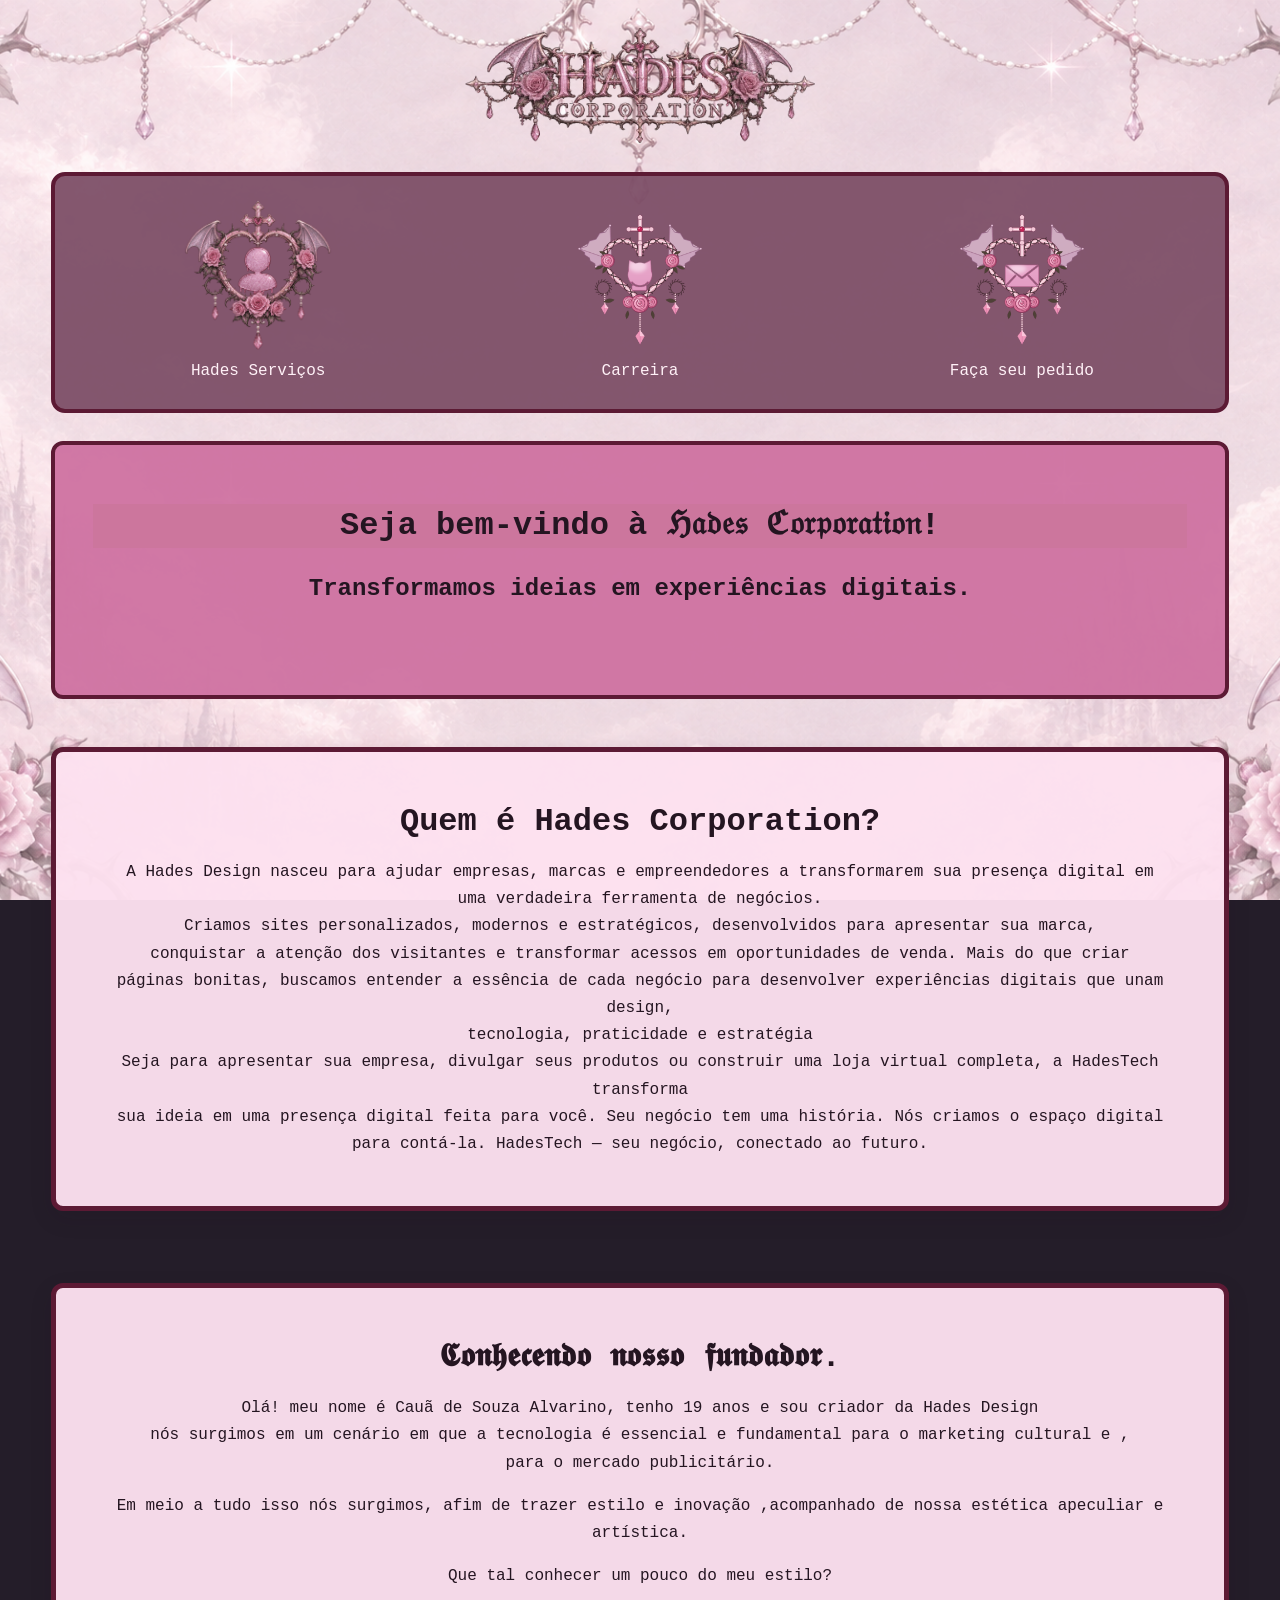
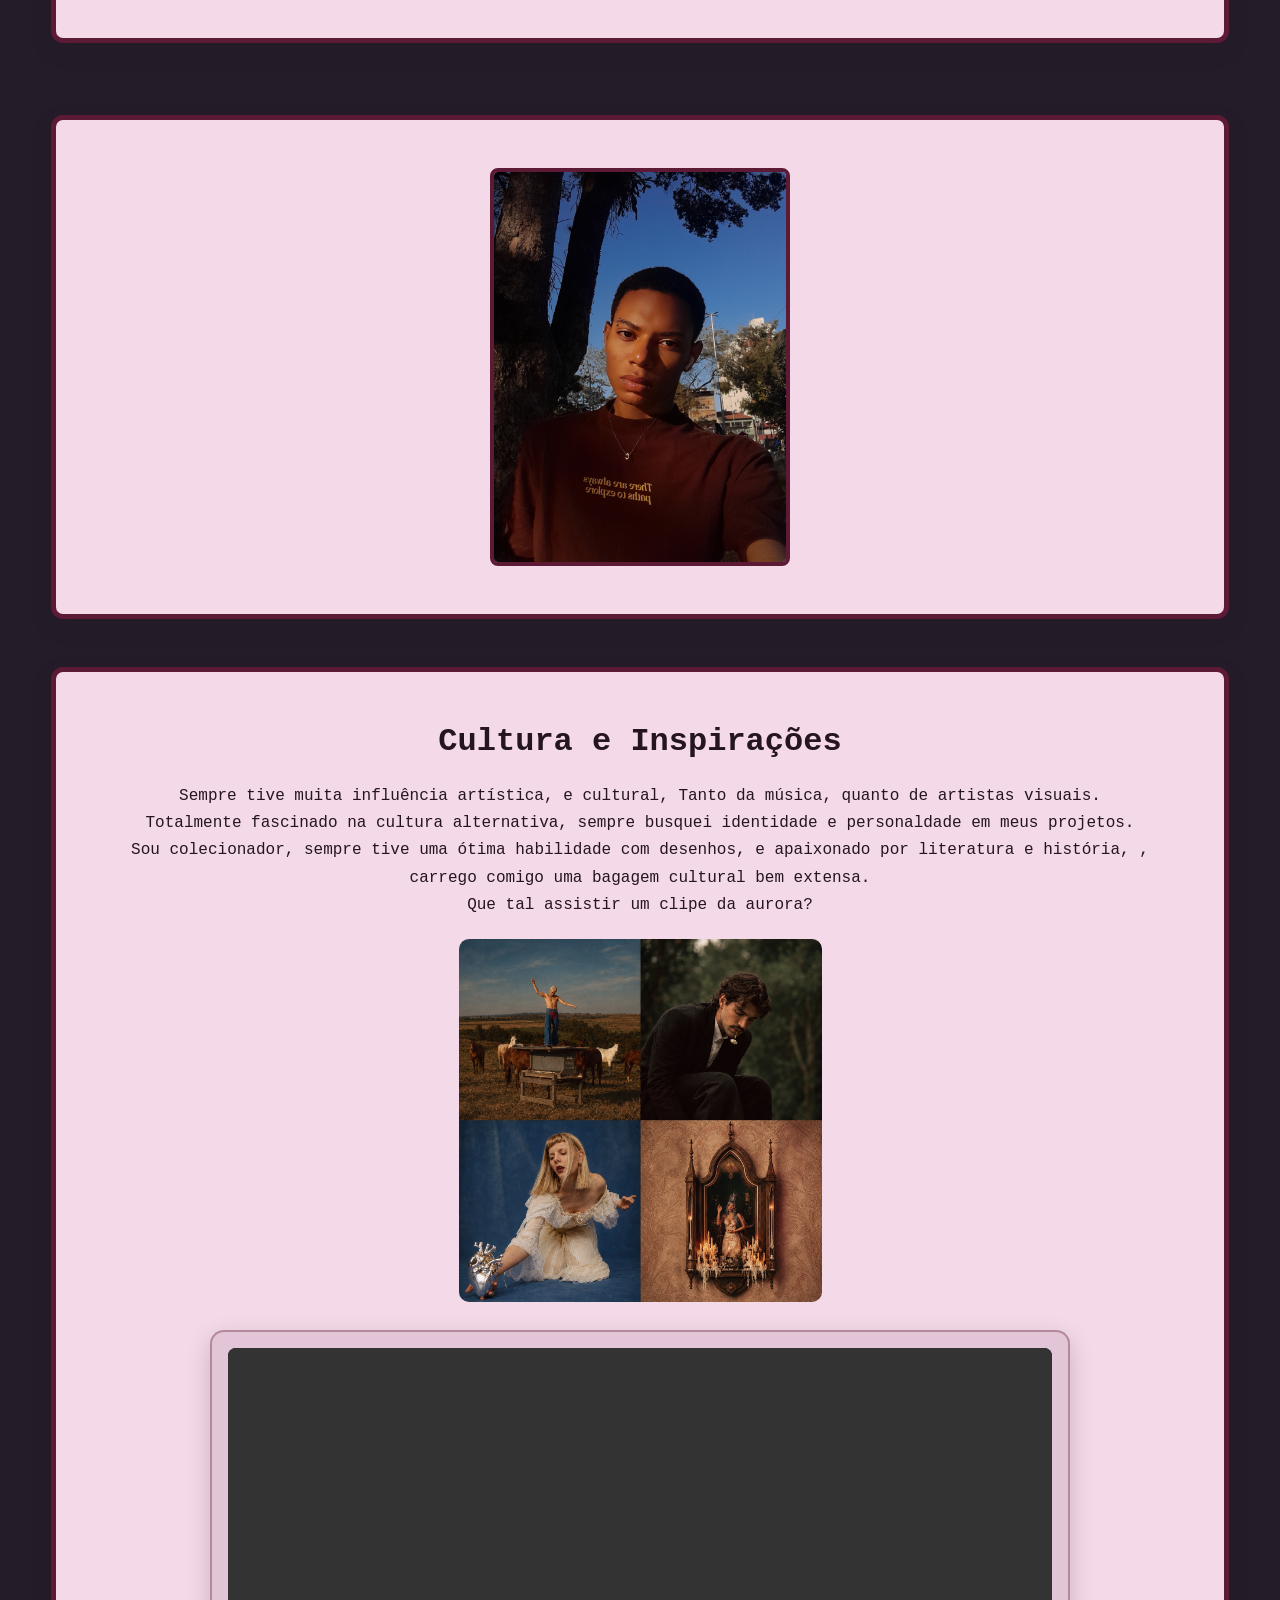
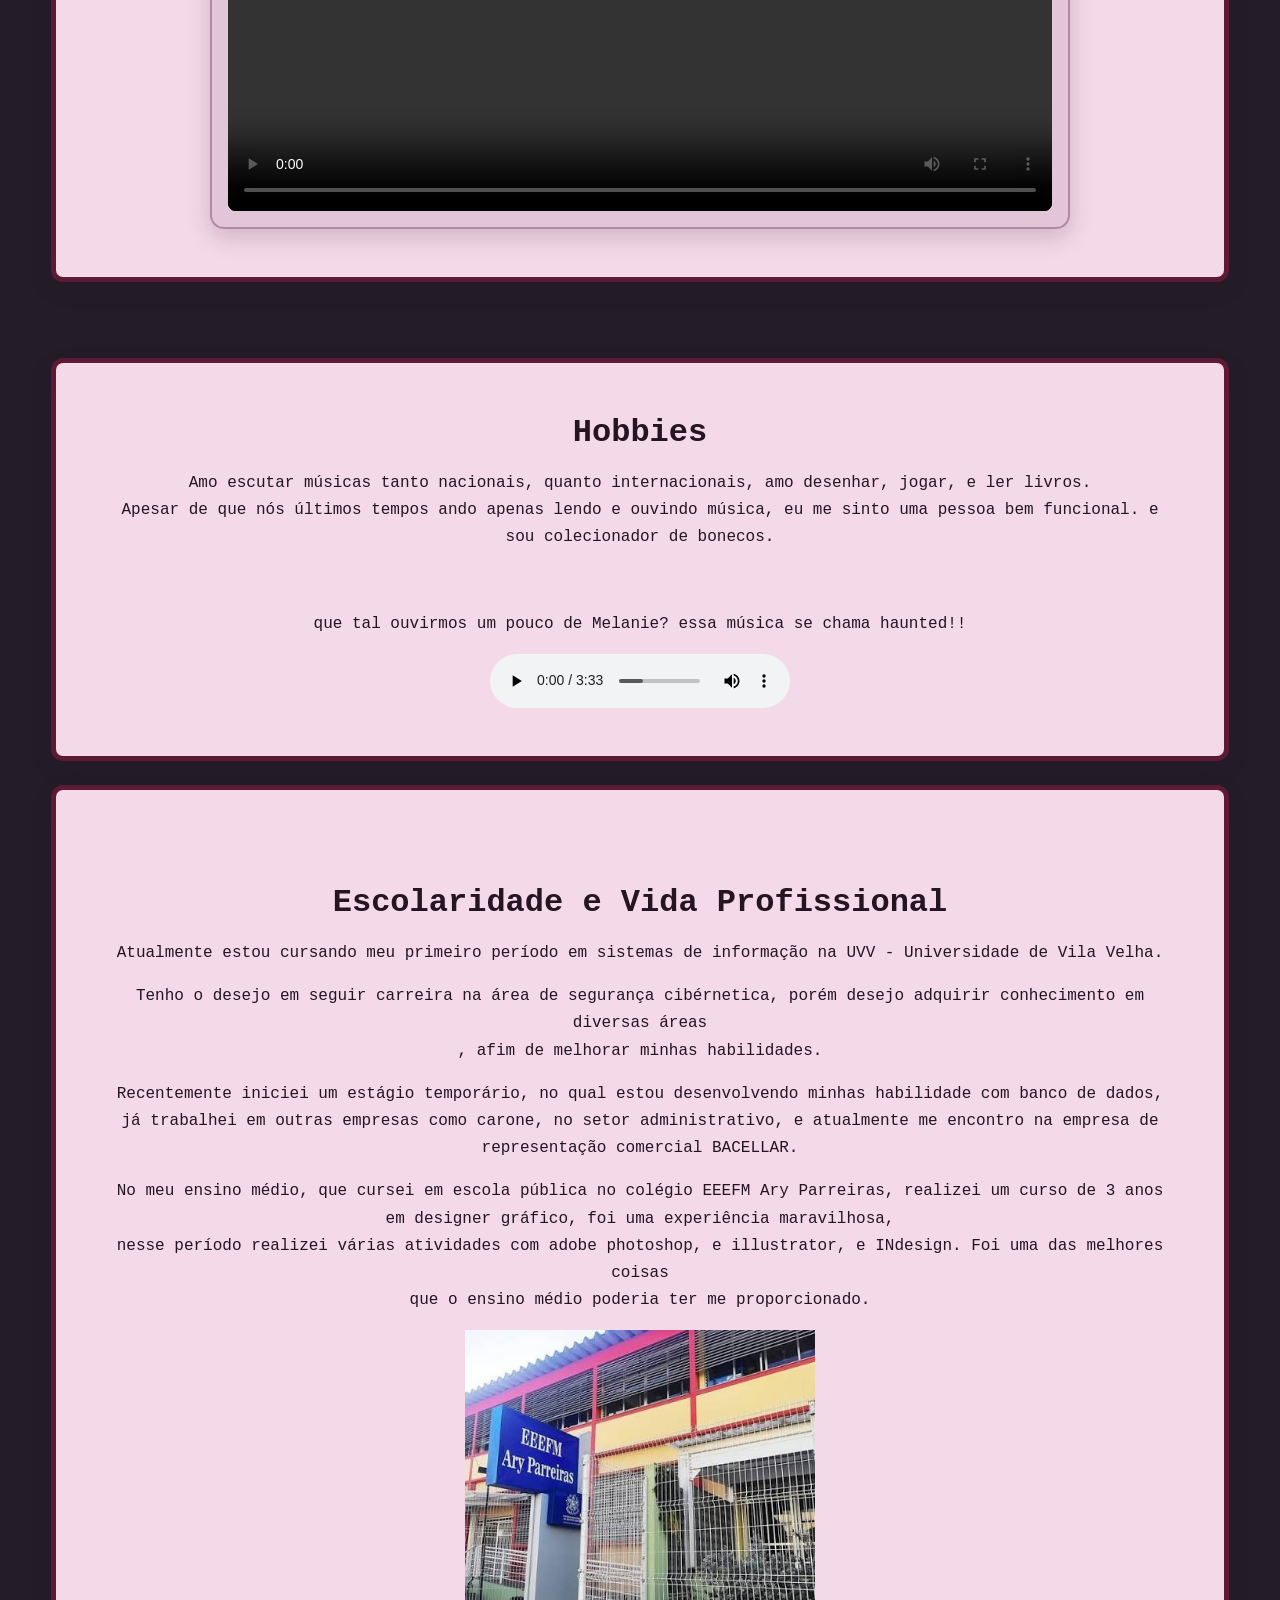
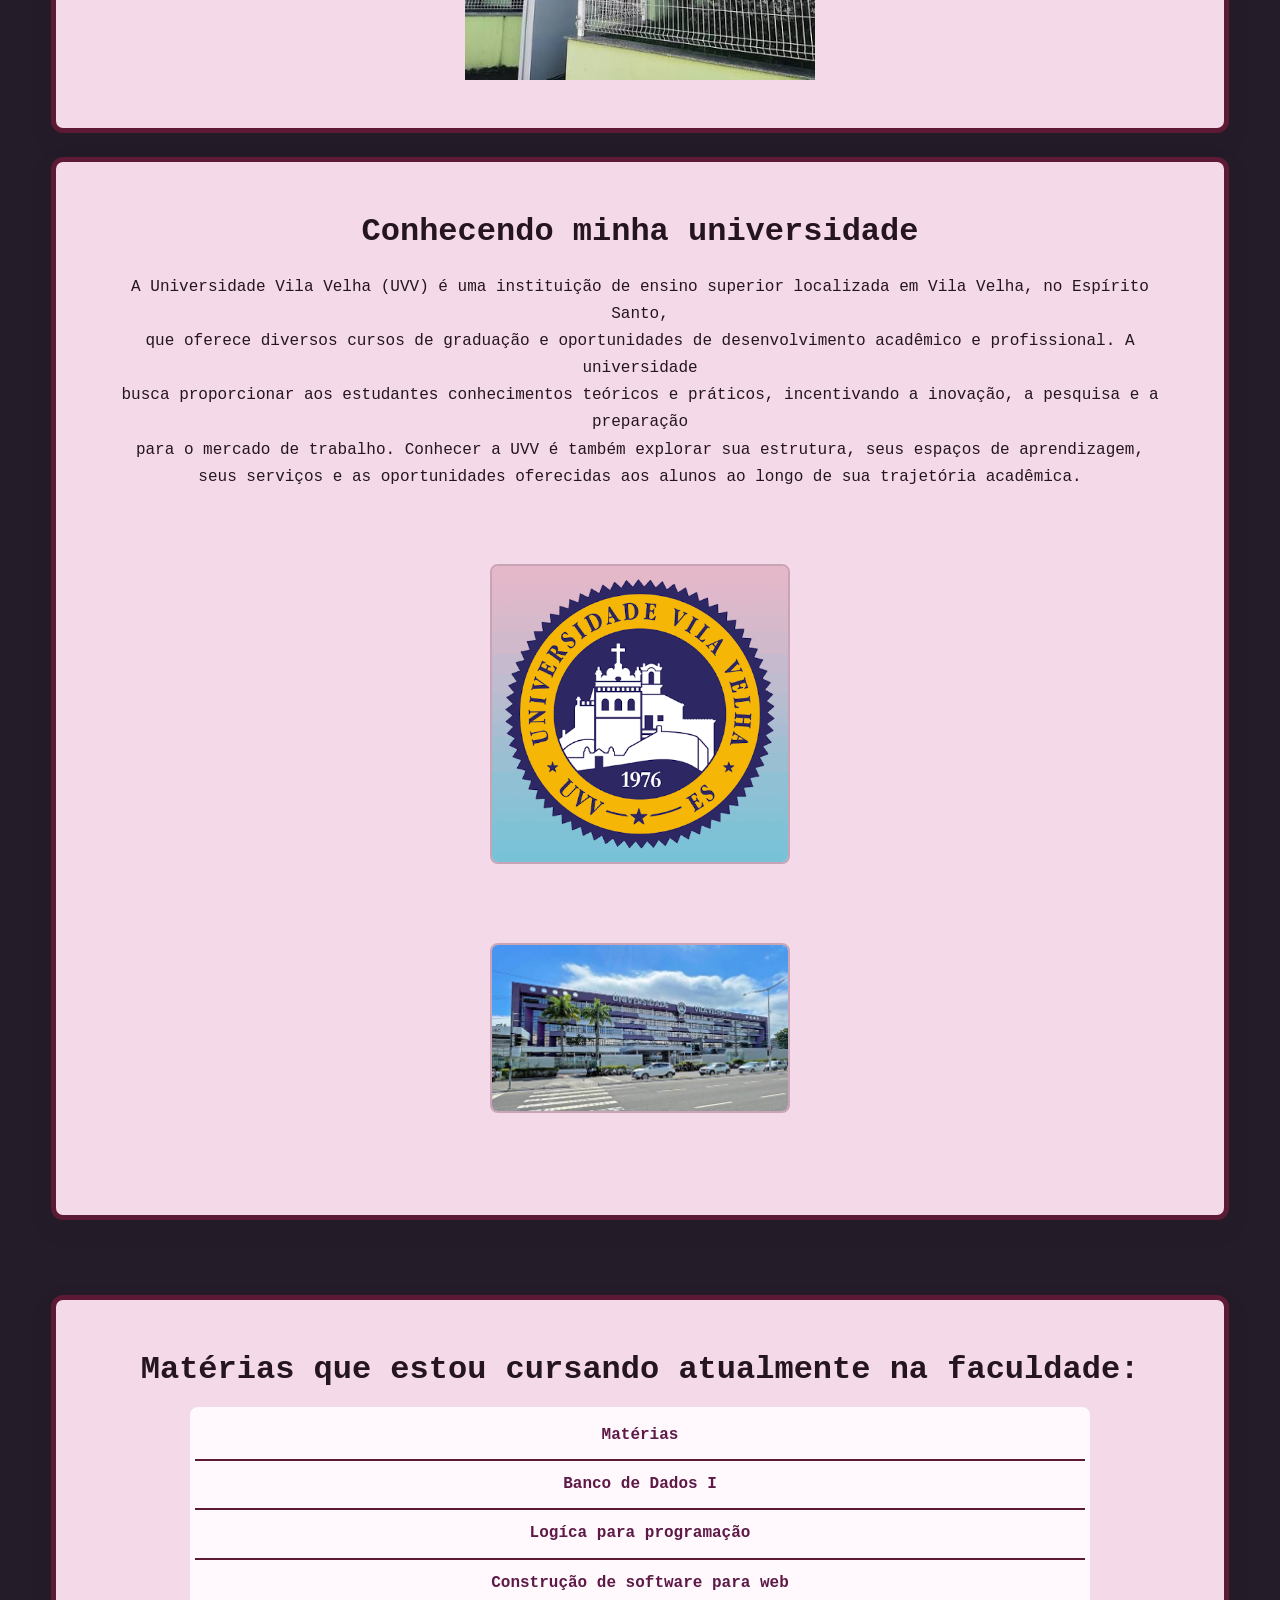
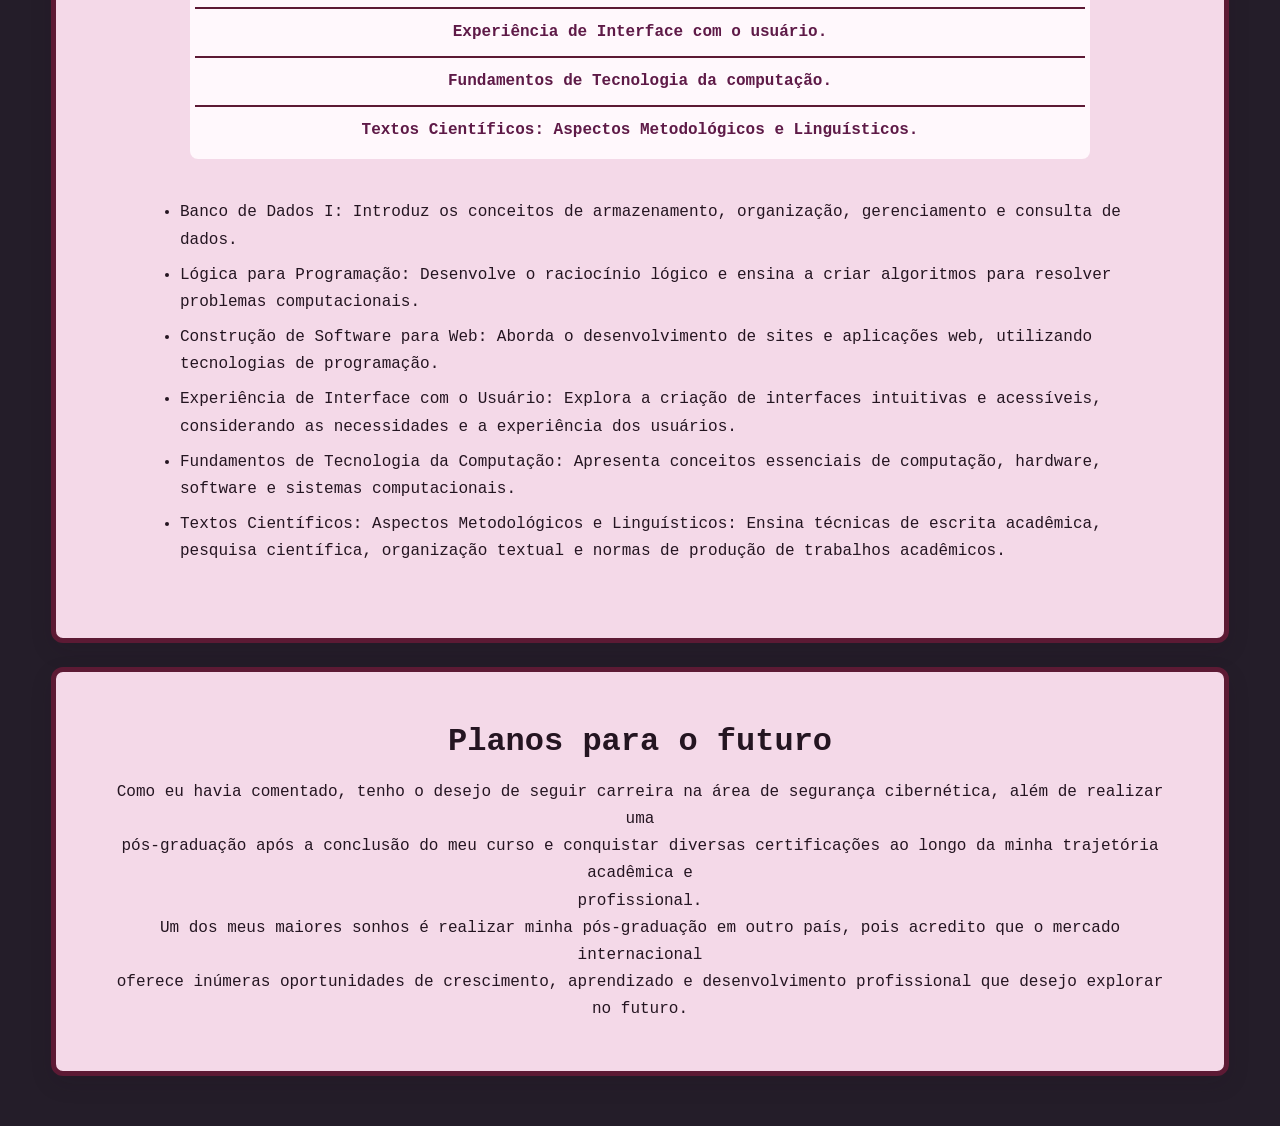
<file: index.html>
<!DOCTYPE html>
<html lang="pt-BR">
<head>
    <meta charset="UTF-8">
    <meta name="viewport" content="width=device-width, initial-scale=1.0">
    <title>Document</title>

    <link rel="stylesheet" href="style.css">
</head>
<body>


<img src="img/title1.png" alt="Hades Corporation">

<div class="icone-menu">
<a href="page001/page001.html"><img src="img/usericon.png" alt="conhecer" width="200"></a> <h3>Hades Serviços</h3>
<a href="page002/page002.html"><img src="img/githubicon.png" alt="" width="200"></a> <h3>Carreira</h3>
<a href="page004/page004.html"><img src="img/formicon.png" alt="" width="200"></a> <h3>Faça seu pedido</h3>
</div>

<header>
<h1 style="background-color: rgb(204, 118, 157);">Seja bem-vindo à ℌ𝔞𝔡𝔢𝔰 ℭ𝔬𝔯𝔭𝔬𝔯𝔞𝔱𝔦𝔬𝔫!</h1>
<h2>Transformamos ideias em experiências digitais.</h2> <br> 
</header>

<main>
<div class="empresa-open">
    <h1>Quem é Hades Corporation?</h1>
<h3>A Hades Design nasceu para ajudar empresas, marcas e empreendedores a transformarem sua presença digital em uma verdadeira ferramenta de negócios. <br>

Criamos sites personalizados, modernos e estratégicos, desenvolvidos para apresentar sua marca,<br>
conquistar a atenção dos visitantes e transformar acessos em oportunidades de venda.

Mais do que criar páginas bonitas, buscamos entender a essência de cada negócio para desenvolver experiências digitais que unam design, <br>
 tecnologia, praticidade e estratégia <br>

Seja para apresentar sua empresa, divulgar seus produtos ou construir uma loja virtual completa, a HadesTech transforma <br>
sua ideia em uma presença digital feita para você.

Seu negócio tem uma história. Nós criamos o espaço digital para contá-la.

HadesTech — seu negócio, conectado ao futuro.</h3>
</div>


<div class="conhecer">
<h1>𝕮𝖔𝖓𝖍𝖊𝖈𝖊𝖓𝖉𝖔 𝖓𝖔𝖘𝖘𝖔 𝖋𝖚𝖓𝖉𝖆𝖉𝖔𝖗.</h1>
<h3>Olá! meu nome é Cauã de Souza Alvarino, tenho 19 anos e sou criador da Hades Design <br>
nós surgimos em um cenário em que a tecnologia é essencial e fundamental para o marketing cultural e ,<br>
para o mercado publicitário.</h3>
<h3>Em meio a tudo isso nós surgimos, afim de trazer estilo e inovação
,acompanhado de nossa estética apeculiar e artística.</h3>
<h3>Que tal conhecer um pouco do meu estilo?</h3>
</div>


<div class="grupo-destaque">
<img src="img/fundador1.jpg" alt="Imagem do fundador" height="450" width="300">
</div>

</main> 

<div class="sobre-mim">


</div>


 <div class="cultura-arte">
<h1>Cultura e Inspirações</h1>
<h3>
Sempre tive muita influência artística, e cultural, Tanto da música, quanto de artistas visuais. <br>
Totalmente fascinado na cultura alternativa, sempre busquei identidade e personaldade em meus projetos. <br>
Sou colecionador, sempre tive uma ótima habilidade com desenhos, e apaixonado por literatura e história, ,<br>
carrego comigo uma bagagem cultural bem extensa. <br>
Que tal assistir um clipe da aurora?</h3>

<img src="img/inspiracao.png" alt="Cultura" width="363">
<div class="video-destaque">
  <video controls preload="metadata" aria-label="Clipe musical de inspiração">
    <source src="img/running.mp4" type="video/mp4">
    Seu navegador não suporta a reprodução de vídeo.
  </video>
</div>
</div>
<br>

<div class="hobbie">
<h1>Hobbies</h1>
<h3>
Amo escutar músicas tanto nacionais, quanto internacionais, amo desenhar, jogar, e ler livros. <br>
Apesar de que nós últimos tempos ando apenas lendo e ouvindo música, eu me sinto uma pessoa bem funcional. 
e sou colecionador de bonecos.</h3>
<br>
<h3>que tal ouvirmos um pouco de Melanie? essa música se chama haunted!!</h3>
<audio controls>
  <source src="img/haunted.mp3" type="audio/mpeg">
  Seu navegador não suporta a tag de áudio.
</audio>
</div>

<div class="ensino-medio">
<br>
<h1>Escolaridade e Vida Profissional</h1>
<h3>Atualmente estou cursando meu primeiro período em sistemas de informação na UVV - Universidade de Vila Velha.</h3>
<h3>Tenho o desejo em seguir carreira na área de segurança cibérnetica, porém desejo adquirir conhecimento em diversas áreas <br>
, afim de melhorar minhas habilidades.</h3>
<h3>Recentemente iniciei um estágio temporário, no qual estou desenvolvendo minhas habilidade com banco de dados,
já trabalhei em outras empresas como carone, no setor administrativo, e atualmente me encontro na empresa de representação comercial BACELLAR.
</h3>
<h3>
No meu ensino médio, que cursei em escola pública no colégio EEEFM Ary Parreiras, realizei um curso de 3 anos em designer gráfico, foi uma experiência maravilhosa,<br>
nesse período realizei várias atividades com adobe photoshop, e illustrator, e INdesign. Foi uma das melhores coisas<br>
que o ensino médio poderia ter me proporcionado.
</h3>
<img src="img/colegio.jpeg" alt="COLEGIO ARY PARREIRAS" width="350" >
</div>



<div class="uvv-about">
 <h1>Conhecendo minha universidade</h1>

<h3>A Universidade Vila Velha (UVV) é uma instituição de ensino superior localizada em Vila Velha, no Espírito Santo, <br>
que oferece diversos cursos de graduação e oportunidades de desenvolvimento acadêmico e profissional. A universidade <br>
busca proporcionar aos estudantes conhecimentos teóricos e práticos, incentivando a inovação, a pesquisa e a preparação <br>
 para o mercado de trabalho. Conhecer a UVV é também explorar sua estrutura, seus espaços de aprendizagem, <br>
 seus serviços e as oportunidades oferecidas aos alunos ao longo de sua trajetória acadêmica.</h3>
 &nbsp;&nbsp;&nbsp;&nbsp;<img src="img/uvv.png" width="300">&nbsp;&nbsp;&nbsp;&nbsp;&nbsp;&nbsp;<img src="img/uvv2.jpeg" width="300">
 &nbsp;&nbsp;
 &nbsp;
 </div>
 <br>
 
 <div class="tabela-materia">
<h1>Matérias que estou cursando atualmente na faculdade:</h1>
<table border="5" style="color: rgb(94, 26, 71);">
<tr>
<th colspan="3">Matérias</th>
</tr>

<tr>
<th>
    Banco de Dados I
</th>
</tr>

<tr>
    <th>
        Logíca para programação
    </th>
</tr>

<tr>
<th>
Construção de software para web
</th>
</tr>

<tr>
    <th>
        Experiência de Interface com o usuário.
    </th>
</tr>

<tr>
    <th>
        Fundamentos de Tecnologia da computação.
    </th>
</tr>

<tr>
<th>
    Textos Científicos: Aspectos Metodológicos e Linguísticos.
</th>
</tr>

</table>
<ul>
<li>Banco de Dados I: Introduz os conceitos de armazenamento, organização, gerenciamento e consulta de dados.</li>
<li>Lógica para Programação: Desenvolve o raciocínio lógico e ensina a criar algoritmos para resolver problemas computacionais.</li>
<li>Construção de Software para Web: Aborda o desenvolvimento de sites e aplicações web, utilizando tecnologias de programação.</li>
<li>Experiência de Interface com o Usuário: Explora a criação de interfaces intuitivas e acessíveis, considerando as necessidades e a experiência dos usuários.</li>
<li>Fundamentos de Tecnologia da Computação: Apresenta conceitos essenciais de computação, hardware, software e sistemas computacionais.</li>
<li>Textos Científicos: Aspectos Metodológicos e Linguísticos: Ensina técnicas de escrita acadêmica, pesquisa científica, organização textual e normas de produção de trabalhos acadêmicos.</li>
</ul>
</div>

<div class="plan-f">
<h1>Planos para o futuro</h1>
<h3>
Como eu havia comentado, tenho o desejo de seguir carreira na área de segurança cibernética, além de realizar uma <br>
pós-graduação após a conclusão do meu curso e conquistar diversas certificações ao longo da minha trajetória acadêmica e <br>
profissional. <br>

Um dos meus maiores sonhos é realizar minha pós-graduação em outro país, pois acredito que o mercado internacional <br>
oferece inúmeras oportunidades de crescimento, aprendizado e desenvolvimento profissional que desejo explorar no futuro. <br>
</h3>
</div>

</tbody>





</body>
</html>
</file>
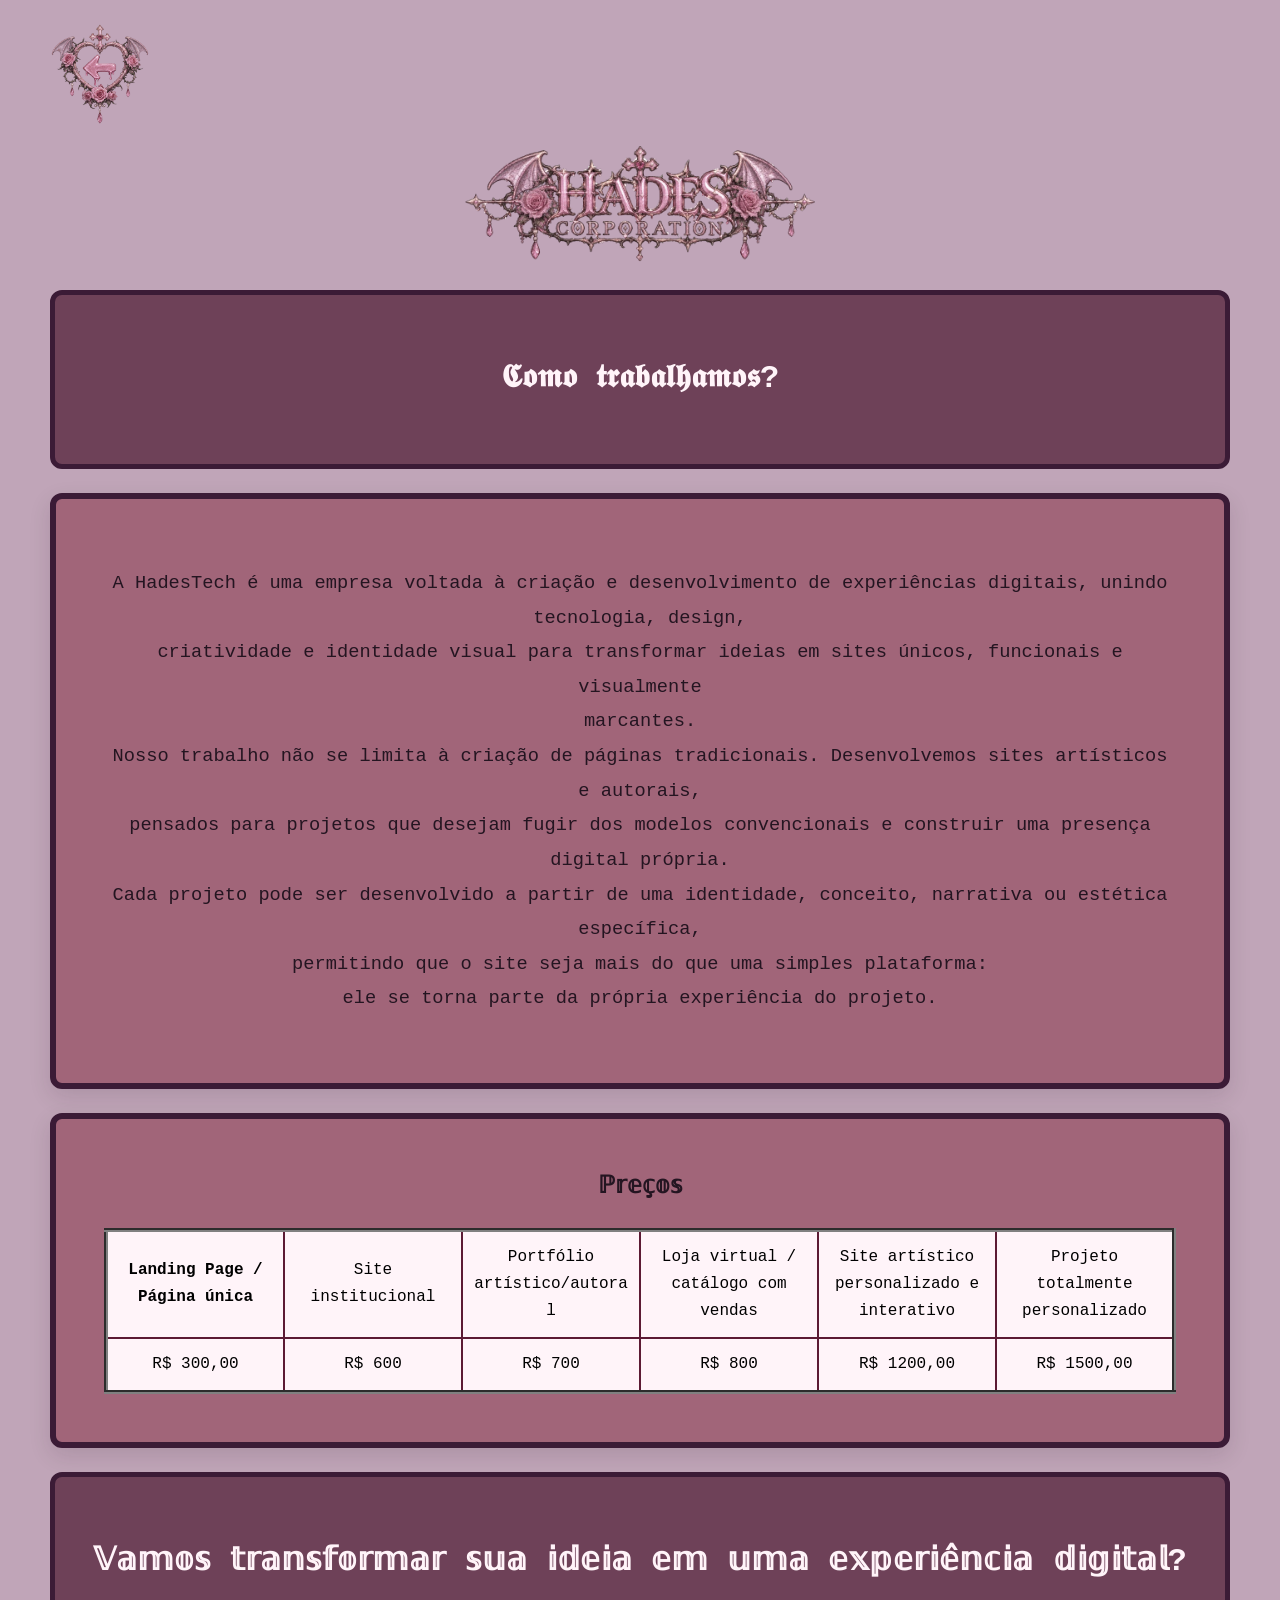
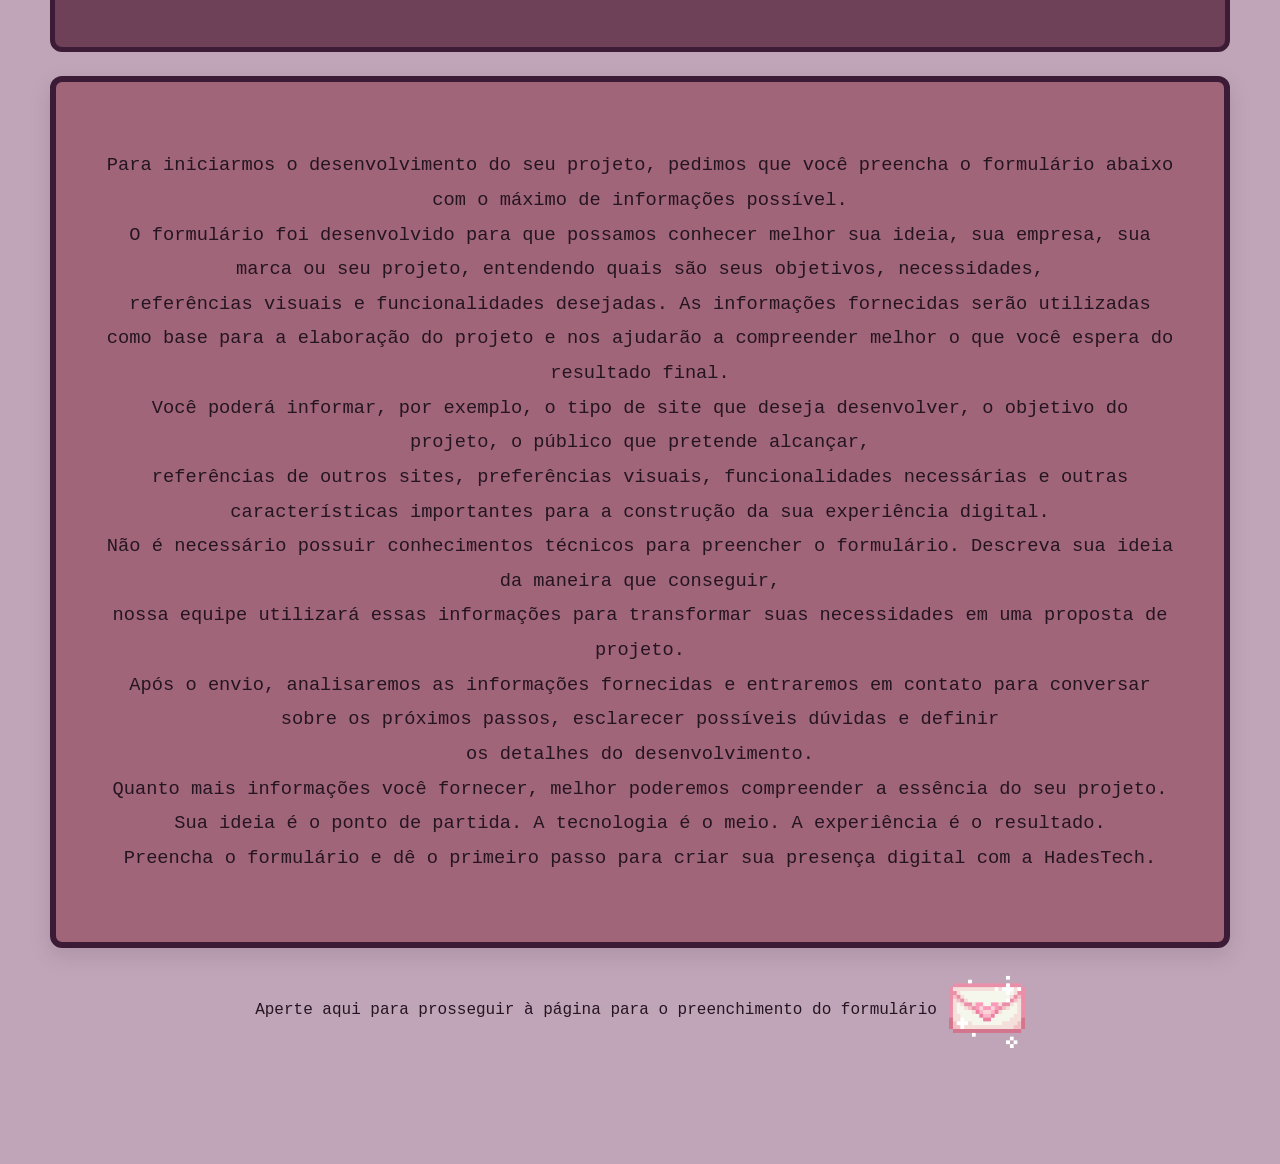
<file: page001/page001.html>
<!DOCTYPE html>
<html lang="pt-BR">
<head>
    <meta charset="UTF-8">
    <meta name="viewport" content="width=device-width, initial-scale=1.0">
    <title>Document</title>
    <link rel="stylesheet" href="style001.css">
</head>
<body>
    <p><a href="../index.html"><img src="../img/voltaricon.png" alt="Clique aqui para voltar" width="100"></a></p>
    <thead>


<img src="../img/title1.png" alt="HadesCorporation">


<header>
<h1>𝕮𝖔𝖒𝖔 𝖙𝖗𝖆𝖇𝖆𝖑𝖍𝖆𝖒𝖔𝖘?</h1>
</header>
<section>
<h3>A HadesTech é uma empresa voltada à criação e desenvolvimento de experiências digitais, unindo tecnologia, design, <br>
    criatividade e identidade visual para transformar ideias em sites únicos, funcionais e visualmente <br>
    marcantes. <br>
Nosso trabalho não se limita à criação de páginas tradicionais. Desenvolvemos sites artísticos e autorais, <br>
 pensados para projetos que desejam fugir dos modelos convencionais e construir uma presença digital própria. <br>
 Cada projeto pode ser desenvolvido a partir de uma identidade, conceito, narrativa ou estética específica, <br>
 permitindo que o site seja mais do que uma simples plataforma: <br>
 ele se torna parte da própria experiência do projeto. <br></h3>
 </section>
 

 
 </thead>


<tbody>

<section>
<h1>
ℙ𝕣𝕖𝕔̧𝕠𝕤
</h1>
<table border="4" style="color: rgb(0, 0, 0);">
 <tr>
<th>Landing Page / Página única</th>
<td>Site institucional</td>
<td>Portfólio artístico/autoral</td>
<td>Loja virtual / catálogo com vendas</td>
<td>Site artístico personalizado e interativo</td>
<td>Projeto totalmente personalizado</td>
    </tr>

    <tr>
<td>R$ 300,00</td>
<td>R$ 600</td>
<td>R$ 700</td>
<td>R$ 800</td>
<td>R$ 1200,00</td>
<td>R$ 1500,00</td>
    </tr>
</table>
</section>

<header>
<h1>𝕍𝕒𝕞𝕠𝕤 𝕥𝕣𝕒𝕟𝕤𝕗𝕠𝕣𝕞𝕒𝕣 𝕤𝕦𝕒 𝕚𝕕𝕖𝕚𝕒 𝕖𝕞 𝕦𝕞𝕒 𝕖𝕩𝕡𝕖𝕣𝕚𝕖̂𝕟𝕔𝕚𝕒 𝕕𝕚𝕘𝕚𝕥𝕒𝕝?</h1>
</header>

<main>
<h3>Para iniciarmos o desenvolvimento do seu projeto, pedimos que você preencha o formulário abaixo com o máximo de informações possível. <br>

O formulário foi desenvolvido para que possamos conhecer melhor sua ideia, sua empresa, sua marca ou seu projeto, entendendo quais são seus objetivos, necessidades, <br>
referências visuais e funcionalidades desejadas.

As informações fornecidas serão utilizadas como base para a elaboração do projeto e nos ajudarão a compreender melhor o que você espera do resultado final. <br>

Você poderá informar, por exemplo, o tipo de site que deseja desenvolver, o objetivo do projeto, o público que pretende alcançar, <br>
referências de outros sites, preferências visuais, funcionalidades necessárias e outras características importantes para a construção da sua experiência digital. <br>

Não é necessário possuir conhecimentos técnicos para preencher o formulário. Descreva sua ideia da maneira que conseguir, <br>
 nossa equipe utilizará essas informações para transformar suas necessidades em uma proposta de projeto. <br>

Após o envio, analisaremos as informações fornecidas e entraremos em contato para conversar sobre os próximos passos, esclarecer possíveis dúvidas e definir <br>
os detalhes do desenvolvimento. <br>

Quanto mais informações você fornecer, melhor poderemos compreender a essência do seu projeto. <br>

Sua ideia é o ponto de partida. A tecnologia é o meio. A experiência é o resultado. <br>

Preencha o formulário e dê o primeiro passo para criar sua presença digital com a HadesTech.</h3>
</main>


<p>Aperte aqui para prosseguir à página para o preenchimento do formulário<a href="../page004/page004.html"> <img src="../img/buttoncard.gif" alt="" width="100"></a></p>













</tbody>



<tfoot>

<footer>

</footer>


</tfoot>



</body>
</html>
</file>
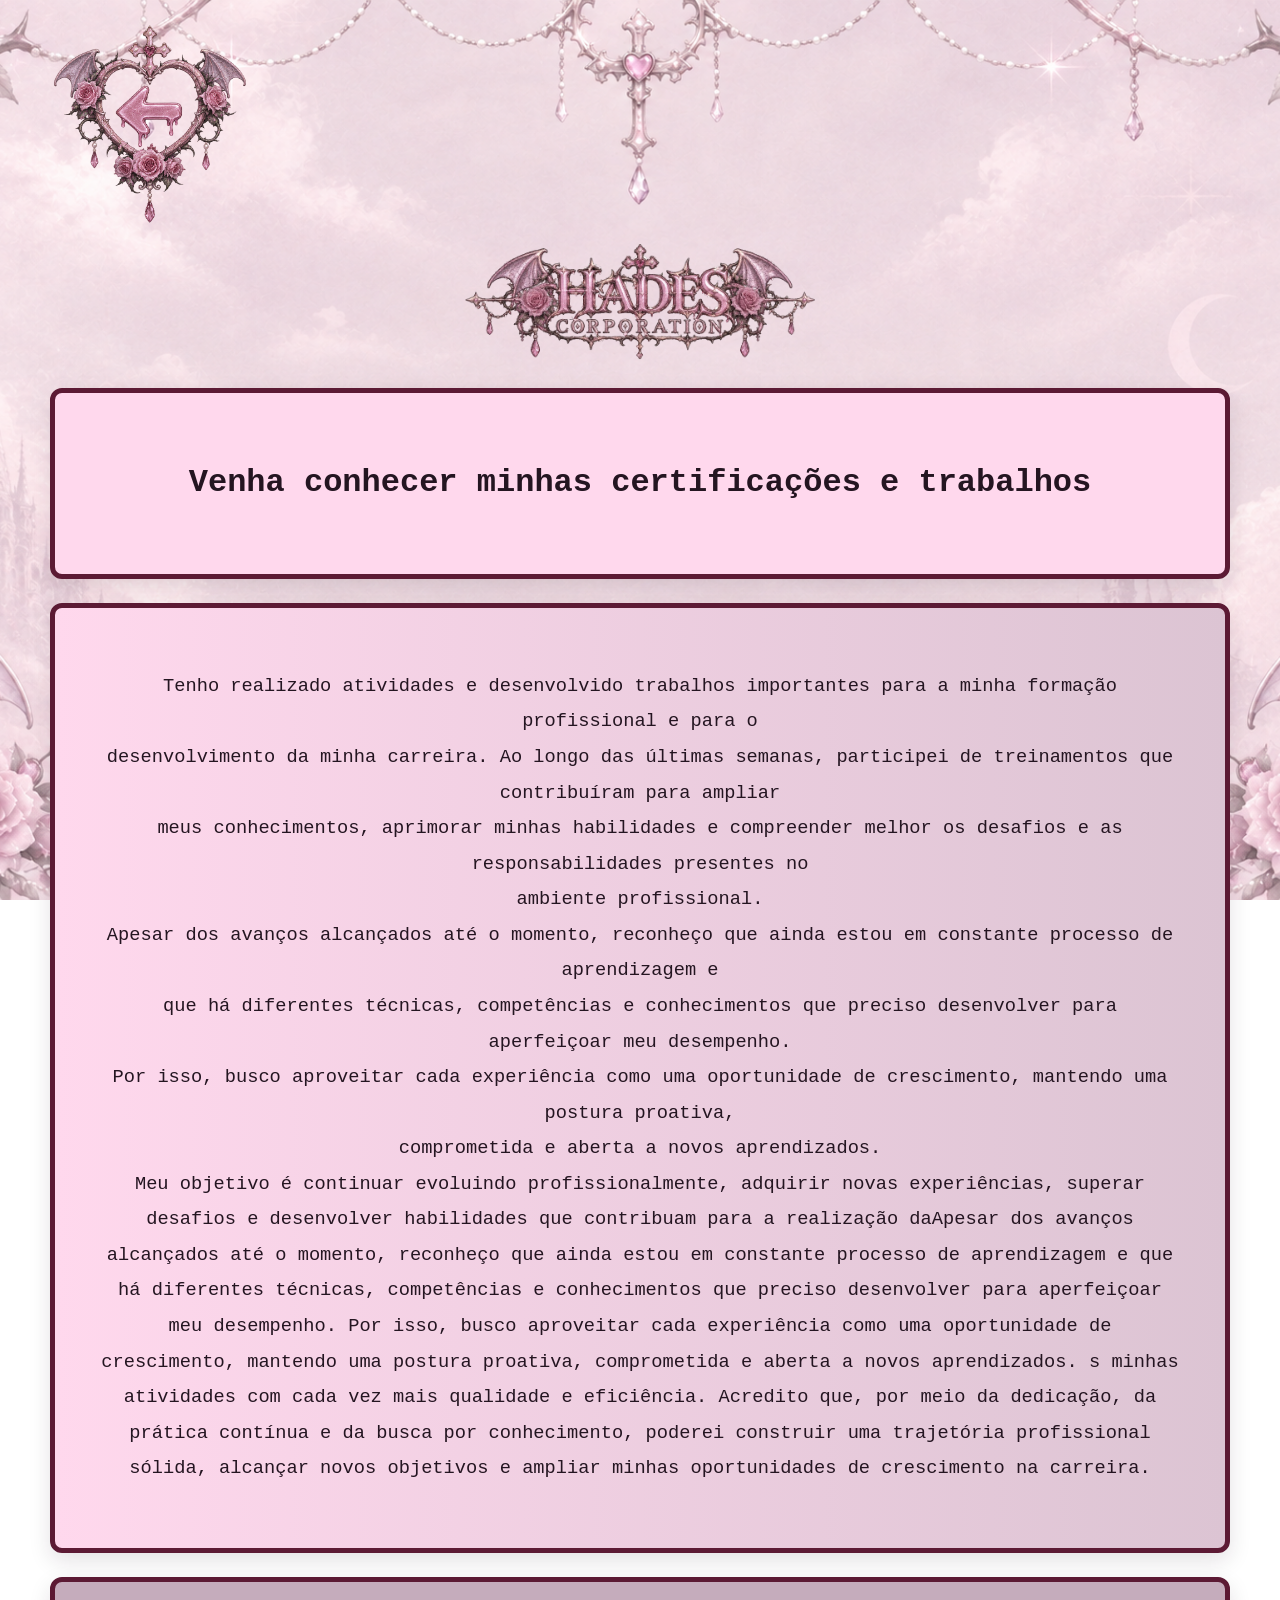
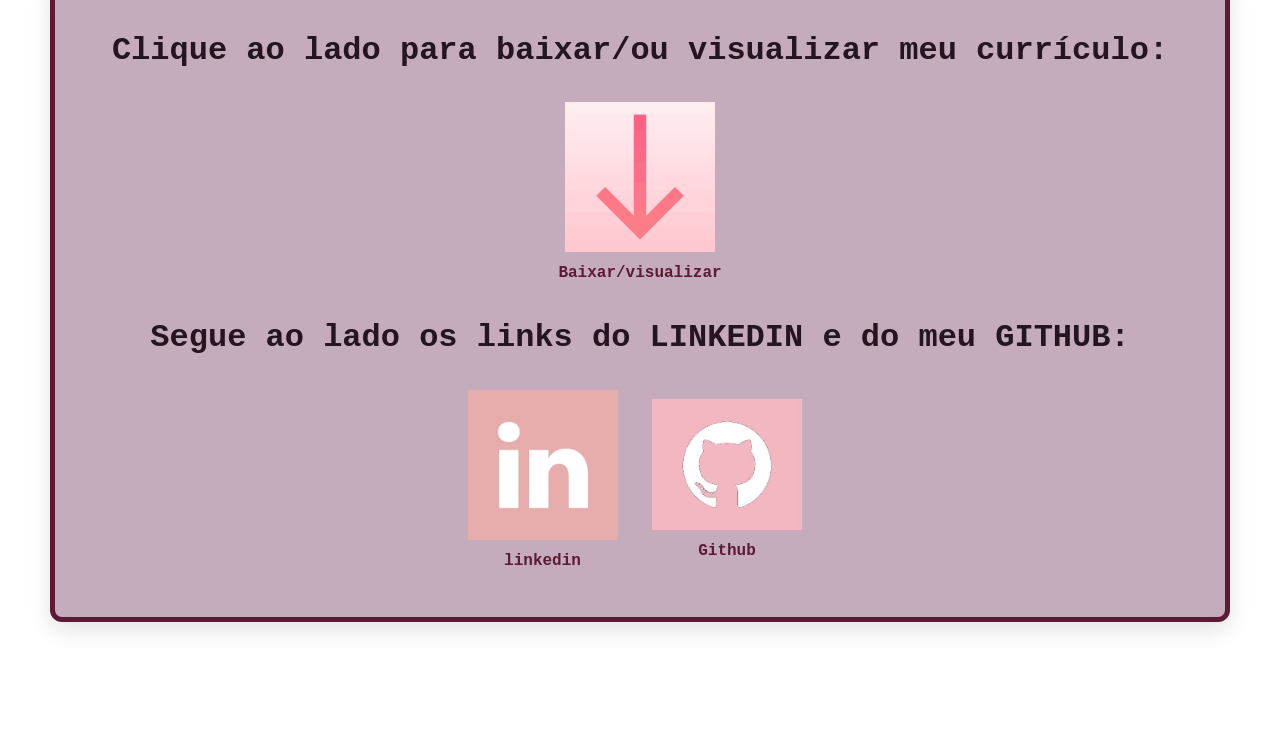
<file: page002/page002.html>
<!DOCTYPE html>
<html lang="pt-BR">
<head>
    <meta charset="UTF-8">
    <meta name="viewport" content="width=device-width, initial-scale=1.0">
    <title>Document</title>
    <link rel="stylesheet" href="style002.css">
</head>
<body style="background-image: url(../img/backhome.png);">
    
    <a href="../index.html"><img src="../img/voltaricon.png" width="200"></a>
    <img src="../img/title1.png" alt="Hades Corporation">

<header>
    <h1>Venha conhecer minhas certificações e trabalhos</h1>
</header>


<main>
<h3>Tenho realizado atividades e desenvolvido trabalhos importantes para a minha formação profissional e para o <br>
    desenvolvimento da minha carreira. Ao longo das últimas semanas, participei de treinamentos que contribuíram para ampliar<br>
     meus conhecimentos, aprimorar minhas habilidades e compreender melhor os desafios e as responsabilidades presentes no<br>
      ambiente profissional.<br>
Apesar dos avanços alcançados até o momento, reconheço que ainda estou em constante processo de aprendizagem e <br>
que há diferentes técnicas, competências e conhecimentos que preciso desenvolver para aperfeiçoar meu desempenho. <br>
Por isso, busco aproveitar cada experiência como uma oportunidade de crescimento, mantendo uma postura proativa, <br>
comprometida e aberta a novos aprendizados.<br>
Meu objetivo é continuar evoluindo profissionalmente, adquirir novas experiências, superar desafios e desenvolver habilidades que contribuam para a realização daApesar dos avanços alcançados até o momento, reconheço que ainda estou em constante processo de aprendizagem e que há diferentes técnicas, competências e conhecimentos que preciso desenvolver para aperfeiçoar meu desempenho. Por isso, busco aproveitar cada experiência como uma oportunidade de crescimento, mantendo uma postura proativa, comprometida e aberta a novos aprendizados.

s minhas atividades com cada vez mais qualidade e eficiência. Acredito que, por meio da dedicação, da prática contínua e da busca por conhecimento, poderei construir uma trajetória profissional sólida, alcançar novos objetivos e ampliar minhas oportunidades de crescimento na carreira.</h3>
</main>
<div class="download-perfis">
<h1>Clique ao lado para baixar/ou visualizar meu currículo:</h1>
<a href="../documento/curriculo_ficticio_caua_desenvolvedor_web.pdf"><img src="../img/downloadarrow.png" width="200"> Baixar/visualizar</a>
     <h1>Segue ao lado os links do LINKEDIN e do meu GITHUB:</h1>
    <a href="https://www.linkedin.com/in/cau%C3%A3-de-souza-alvarino-811338381/"><img src="../img/linkedinpink.jpg" width="200">linkedin</a>
    <a href="https://github.com/caua082007/CSW2026-2"><img src="../img/page2icon.jpeg" width="200">Github</a> 
</div>





<br>
<br>




</body>
</html>
</file>
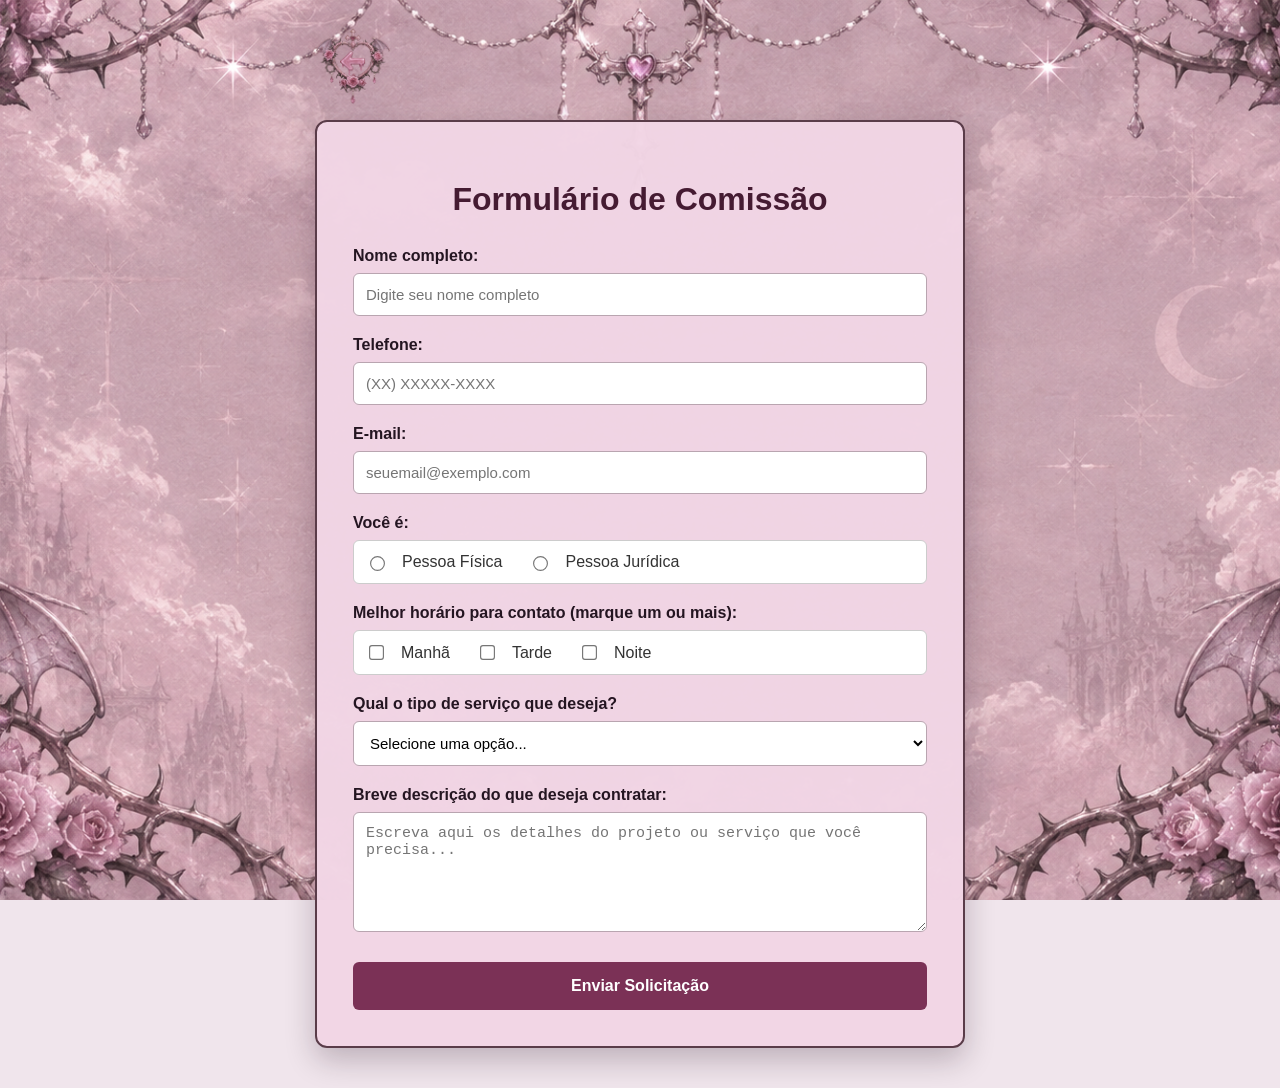
<file: page004/page004.html>
<!DOCTYPE html>
<html lang="pt-BR">
<head>
    <meta charset="UTF-8">
    <meta name="viewport" content="width=device-width, initial-scale=1.0">
    <title>Document</title>

    <link rel="stylesheet" href="style004.css">

</head>
<body style="background-image: url('../img/back1.png'); background-size: cover;">
    
    <a class="link-voltar" href="../index.html"><img src="../img/voltaricon.png" alt="Voltar para a página inicial" width="100"></a>
    <div class="form-container">
        <h1>Formulário de Comissão</h1>
        
      
        <form action="https://formsubmit.co/cauaalvarino@gmail.com" method="POST">
            
        
            <div class="form-group">
                <label for="nome">Nome completo:</label>
                <input type="text" id="nome" name="Nome" required placeholder="Digite seu nome completo">
            </div>

           
            <div class="form-group">
                <label for="telefone">Telefone:</label>
                <input type="tel" id="telefone" name="Telefone" required placeholder="(XX) XXXXX-XXXX">
            </div>

            
            <div class="form-group">
                <label for="email">E-mail:</label>
                <input type="email" id="email" name="Email" required placeholder="seuemail@exemplo.com">
            </div>

            
            <div class="form-group">
                <label>Você é:</label>
                <div class="opcoes-inline">
                    <input type="radio" id="pf" name="Tipo_Pessoa" value="Pessoa Física" required>
                    <label for="pf" class="label-inline">Pessoa Física</label>

                    <input type="radio" id="pj" name="Tipo_Pessoa" value="Pessoa Jurídica" required>
                    <label for="pj" class="label-inline">Pessoa Jurídica</label>
                </div>
            </div>

           
            <div class="form-group">
                <label>Melhor horário para contato (marque um ou mais):</label>
                <div class="opcoes-inline">
                    <input type="checkbox" id="manha" name="Horario_Contato_Manha" value="Sim">
                    <label for="manha" class="label-inline">Manhã</label>

                    <input type="checkbox" id="tarde" name="Horario_Contato_Tarde" value="Sim">
                    <label for="tarde" class="label-inline">Tarde</label>

                    <input type="checkbox" id="noite" name="Horario_Contato_Noite" value="Sim">
                    <label for="noite" class="label-inline">Noite</label>
                </div>
            </div>

           
            <div class="form-group">
                <label for="servico">Qual o tipo de serviço que deseja?</label>
                <select id="servico" name="Servico_Desejado" required>
                    <option value="" disabled selected>Selecione uma opção...</option>
                    <option value="Consultoria">Consultoria</option>
                    <option value="Desenvolvimento Web">Desenvolvimento Web</option>
                    <option value="Design Gráfico">Design Gráfico</option>
                    <option value="Manutenção">Manutenção</option>
                    <option value="Outro">Outro</option>
                </select>
            </div>

            
            <div class="form-group">
                <label for="descricao">Breve descrição do que deseja contratar:</label>
                <textarea id="descricao" name="Descricao" rows="5" required placeholder="Escreva aqui os detalhes do projeto ou serviço que você precisa..."></textarea>
            </div>

           
            <input type="hidden" name="_subject" value="Novo formulário de contato recebido!">
         
            <input type="hidden" name="_captcha" value="false"> 
    
            <input type="hidden" name="_next" value="">

            <button type="submit" class="btn-enviar">Enviar Solicitação</button>
        </form>
    </div>
    </body>
</html>





  <tbody>
   

  </tbody>


</body>
</html>
</file>
<file: style.css>
@import url('https://fonts.googleapis.com/css2?family=Inter:ital,opsz,wght@0,14..32,100..900;1,14..32,100..900&display=swap');

* { box-sizing: border-box; }
html { scroll-behavior: smooth; }
body {
    margin: 0 auto;
    padding: 28px clamp(14px, 4vw, 60px) 50px;
    max-width: 1500px;
    font-family: 'Courier New', monospace;
    background: #241d29 url("img/backhome.png") center top / cover fixed;
    color: #241521;
    line-height: 1.7;
    text-align: center;
}
body > img:first-of-type { display: block; width: min(360px, 80%); height: auto; margin: 0 auto 24px; }
img, video { max-width: 100%; height: auto; }
img { object-fit: contain; }
a { color: #6f2448; }
.icone-menu {
    display: flex; flex-wrap: wrap; justify-content: center; align-items: center;
    gap: 18px 32px; padding: 24px; margin: 0 auto 28px;
    background: rgba(126, 80, 104, .95); border: 4px solid #5c1a34; border-radius: 14px;
}
.icone-menu a { display: inline-flex; justify-content: center; align-items: center; }
.icone-menu img { width: clamp(80px, 12vw, 150px); max-height: 150px; object-fit: contain; }
.icone-menu h3 { width: 100%; margin: -12px 0 0; color: #fff1f7; }
header {
    padding: clamp(18px, 3vw, 38px); margin: 24px auto;
    background: rgba(207, 114, 162, .95); border: 4px solid #5c1a34; border-radius: 12px;
    text-align: center;
}
h1, h2, h3, p { overflow-wrap: anywhere; }
h1 { line-height: 1.35; }
h3 { font-size: clamp(1rem, 1.2vw, 1.15rem); font-weight: 500; }
main { display: flex; flex-direction: column; gap: 24px; padding: 0; }
.empresa-open, .conhecer, .cultura-arte, .grupo-destaque, .hobbie, .ensino-medio, .uvv-about, .tabela-materia, .plan-f {
    display: flex; flex-direction: column; align-items: center; justify-content: center;
    gap: 16px; width: 100%; margin: 24px auto; padding: clamp(18px, 4vw, 48px);
    border: 5px solid #5c1a34; border-radius: 12px; background: rgba(253, 225, 240, .96);
}
.empresa-open h1, .conhecer h1, .cultura-arte h1, .grupo-destaque h1,
.hobbie h1, .ensino-medio h1, .uvv-about h1, .tabela-materia h1, .plan-f h1 { margin: 0; }
.grupo-destaque img { width: min(300px, 80%); max-height: 450px; object-fit: cover; border: 4px solid #5c1a34; border-radius: 8px; }
.cultura-arte img { width: min(363px, 100%); }
.cultura-arte video { width: min(640px, 100%); height: auto; }
.hobbie audio { max-width: 100%; }
.ensino-medio img { width: min(350px, 100%); }
.uvv-about img { width: min(300px, 100%); margin: 6px; }
.tabela-materia table { width: min(100%, 900px); border-collapse: collapse; background: #fff8fc; }
.tabela-materia th, .tabela-materia td { padding: 10px; border: 2px solid #5c1a34; }
.tabela-materia ul { text-align: left; max-width: 1000px; }
.plan-f { margin-bottom: 0; }
@media (min-width: 900px) {
    .uvv-about { flex-direction: column; }
    .uvv-about img { display: inline-block; }
}
@media (max-width: 600px) {
    body { padding: 12px 10px 28px; }
    .icone-menu { gap: 12px; padding: 16px 8px; }
    header { padding: 18px 12px; }
    .empresa-open, .conhecer, .cultura-arte, .grupo-destaque, .hobbie, .ensino-medio, .uvv-about, .tabela-materia, .plan-f { padding: 18px 12px; }
    h1 { font-size: 1.45rem; }
    h3 { font-size: 1rem; }
    .tabela-materia { overflow-x: auto; }
}

/* Acabamento visual: blocos consistentes, leitura confortável e mídia bem posicionada */
body { width: 100%; }
.empresa-open h3, .conhecer h3, .cultura-arte h3, .hobbie h3,
.ensino-medio h3, .uvv-about h3, .plan-f h3 {
    max-width: 1050px;
    margin: 0 auto;
    text-align: center;
}
.empresa-open, .conhecer, .cultura-arte, .grupo-destaque, .hobbie,
.ensino-medio, .uvv-about, .tabela-materia, .plan-f {
    box-shadow: 0 8px 22px rgba(35, 13, 29, .12);
}
.cultura-arte { gap: 20px; }
.cultura-arte > h3 { display: contents; }
.cultura-arte img { display: block; margin: 0 auto; border-radius: 10px; }
.video-destaque {
    width: min(860px, 100%);
    margin: 8px auto 0;
    padding: clamp(8px, 1.5vw, 16px);
    background: rgba(75, 34, 59, .10);
    border: 2px solid rgba(92, 26, 52, .35);
    border-radius: 14px;
    box-shadow: 0 8px 24px rgba(35, 13, 29, .18);
}
.cultura-arte .video-destaque video {
    display: block;
    width: 100%;
    max-height: min(68vh, 520px);
    height: auto;
    aspect-ratio: 16 / 9;
    object-fit: contain;
    background: #160f17;
    border-radius: 8px;
}
.uvv-about { gap: 20px; }
.uvv-about img { border: 2px solid rgba(92, 26, 52, .28); border-radius: 8px; }
.tabela-materia table { border-radius: 8px; overflow: hidden; }
.tabela-materia li { margin: 8px 0; }
@media (min-width: 900px) {
    .icone-menu { display: grid; grid-template-columns: repeat(3, minmax(0, 1fr)); gap: 8px 24px; }
    .icone-menu a { min-height: 130px; }
    .icone-menu h3 { grid-row: 2; margin: 0; }
}
@media (max-width: 600px) {
    .video-destaque { padding: 6px; }
    .cultura-arte .video-destaque video { aspect-ratio: 16 / 9; }
}
</file>
<file: page001/style001.css>
* { box-sizing: border-box; }
html { scroll-behavior: smooth; }
body {
    margin: 0 auto; padding: 24px clamp(12px, 4vw, 50px) 45px; max-width: 1400px;
    font-family: 'Courier New', monospace; line-height: 1.7; text-align: center;
    color: #241521; background: rgb(192, 165, 184);
}
img { max-width: 100%; height: auto; object-fit: contain; }
a { color: #6f2448; }
body > p:first-child { text-align: left; margin: 0 0 12px; }
body > img { display: block; width: min(360px, 85%); margin: 0 auto 24px; }
header { padding: clamp(18px, 3vw, 36px); margin: 24px 0; background: rgb(110, 65, 88); color: #fff4f9; border: 5px solid rgb(59, 27, 54); border-radius: 12px; }
section, main {
    display: flex; flex-direction: column; align-items: center; justify-content: center;
    gap: 18px; width: 100%; margin: 24px auto; padding: clamp(18px, 4vw, 48px);
    background: rgba(160, 99, 119, .96); border: 6px solid rgb(59, 27, 54); border-radius: 12px;
}
section h3, main h3 { max-width: 1100px; font-weight: 500; }
table { width: 100%; border-collapse: collapse; background: #fff4f9; }
th, td { padding: 12px 10px; border: 2px solid #5c1a34; }
section { overflow-x: auto; }
p { overflow-wrap: anywhere; }
@media (max-width: 700px) {
    body { padding: 12px; }
    header, section, main { padding: 18px 12px; }
    h1 { font-size: 1.4rem; }
    h3 { font-size: 1rem; }
    table { min-width: 650px; }
}

/* Organização da página de serviços e da tabela de preços */
section, main { box-shadow: 0 8px 22px rgba(35, 13, 29, .12); }
section h3, main h3 { text-align: center; line-height: 1.85; }
section:has(table) { display: block; }
section:has(table) h1 { margin: 0 0 20px; }
section table { min-width: 760px; table-layout: fixed; }
section table th, section table td { overflow-wrap: anywhere; vertical-align: middle; }
body > p:last-of-type { display: flex; flex-wrap: wrap; justify-content: center; align-items: center; gap: 12px; }
body > p:last-of-type img { width: 76px; vertical-align: middle; }
@media (max-width: 700px) {
    section:has(table) { overflow-x: auto; }
    section table { min-width: 760px; }
}
</file>
<file: page002/style002.css>
* { box-sizing: border-box; }
html { scroll-behavior: smooth; }
body {
    margin: 0 auto !important; padding: 24px clamp(12px, 4vw, 50px) 45px !important;
    max-width: 1400px; font-family: 'Courier New', monospace; line-height: 1.7;
    text-align: center; color: #241521; background-position: center; background-size: cover; background-attachment: fixed;
}
img { max-width: 100%; height: auto; object-fit: contain; }
body > a:first-child { display: block; text-align: left; margin-bottom: 10px; }
body > img { width: min(360px, 85%); display: block; margin: 0 auto 24px; }
header, main, .download-perfis {
    width: 100%; margin: 24px auto; padding: clamp(18px, 4vw, 42px);
    border: 5px solid #5c1a34; border-radius: 12px;
}
header { background-color: rgb(255, 216, 237); }
header h1 { border: 0; }
main { display: flex; flex-direction: column; align-items: center; justify-content: center; background: linear-gradient(to right, rgb(255, 216, 237), rgb(220, 196, 211)); }
main h3 { max-width: 1100px; font-weight: 500; text-align: center; }
.download-perfis { display: flex; flex-wrap: wrap; justify-content: center; align-items: center; gap: 24px; background-color: rgb(197, 172, 188); }
.download-perfis h1 { width: 100%; border: 0; margin: 0; }
.download-perfis a { display: flex; flex-direction: column; align-items: center; gap: 8px; color: #5c1a34; }
.download-perfis img { width: min(150px, 100%); max-height: 150px; }
h1, h3, p { overflow-wrap: anywhere; }
@media (max-width: 600px) {
    body { padding: 12px !important; }
    header, main, .download-perfis { padding: 18px 12px; }
    h1 { font-size: 1.4rem; }
    h3 { font-size: 1rem; }
}

main, header, .download-perfis { box-shadow: 0 8px 22px rgba(35, 13, 29, .12); }
main h3 { line-height: 1.9; }
.download-perfis a { min-width: 150px; text-decoration: none; font-weight: 700; }
.download-perfis a:hover { transform: translateY(-3px); }
.download-perfis img { object-fit: contain; }
</file>
<file: page004/style004.css>
* { box-sizing: border-box; }
html { min-height: 100%; }
body {
    margin: 0; padding: 28px 16px 40px; min-height: 100vh;
    display: flex; flex-direction: column; align-items: center; justify-content: flex-start; gap: 16px;
    background-color: #f0e5ec; background-position: center; background-size: cover; background-attachment: fixed;
    font-family: 'Segoe UI', Tahoma, Geneva, Verdana, sans-serif; color: #1c1118;
}
body > a { align-self: flex-start; width: min(100%, 850px); margin: 0 auto; }
body > a img { width: 80px; height: auto; }
.form-container {
    background-color: rgba(242, 214, 230, .97); padding: clamp(20px, 4vw, 36px);
    border-radius: 12px; box-shadow: 0 8px 20px rgba(0,0,0,.18);
    width: 100%; max-width: 650px; border: 2px solid #5a3c49;
}
.form-container h1 { text-align: center; color: #451b32; margin-bottom: 26px; line-height: 1.3; }
.form-group { margin-bottom: 20px; }
label { display: block; margin-bottom: 8px; font-weight: 600; color: #241521; }
input[type="text"], input[type="tel"], input[type="email"], select, textarea {
    display: block; width: 100%; padding: 12px; border: 1px solid #b9a5b0; border-radius: 6px;
    font-size: 15px; background-color: #fff; transition: border-color .2s, box-shadow .2s;
}
input:focus, select:focus, textarea:focus { border-color: #b66681; outline: none; box-shadow: 0 0 0 3px rgba(182,102,129,.18); }
textarea { resize: vertical; min-height: 120px; }
.opcoes-inline { display: flex; flex-wrap: wrap; gap: 10px 15px; align-items: center; background-color: #fff; padding: 12px; border-radius: 6px; border: 1px solid #ccc; }
.opcoes-inline input[type="radio"], .opcoes-inline input[type="checkbox"] { transform: scale(1.15); cursor: pointer; }
.opcoes-inline .label-inline { display: inline; font-weight: normal; margin: 0 12px 0 0; cursor: pointer; color: #333; }
.btn-enviar { width: 100%; background-color: #7b3156; color: #fff; border: 0; padding: 15px; font-size: 16px; font-weight: bold; border-radius: 6px; cursor: pointer; transition: background-color .2s, transform .1s; margin-top: 10px; }
.btn-enviar:hover { background-color: #5c1a34; }
.btn-enviar:active { transform: scale(.99); }
@media (max-width: 480px) { body { padding: 16px 10px 28px; } .form-container { padding: 20px 14px; } .form-container h1 { font-size: 1.45rem; } }
.link-voltar { width: min(100%, 650px); display: flex; justify-content: flex-start; margin: 0 auto; }
.link-voltar img { width: 76px; height: auto; }
.form-container { box-shadow: 0 12px 30px rgba(30, 10, 23, .24); }
</file>
